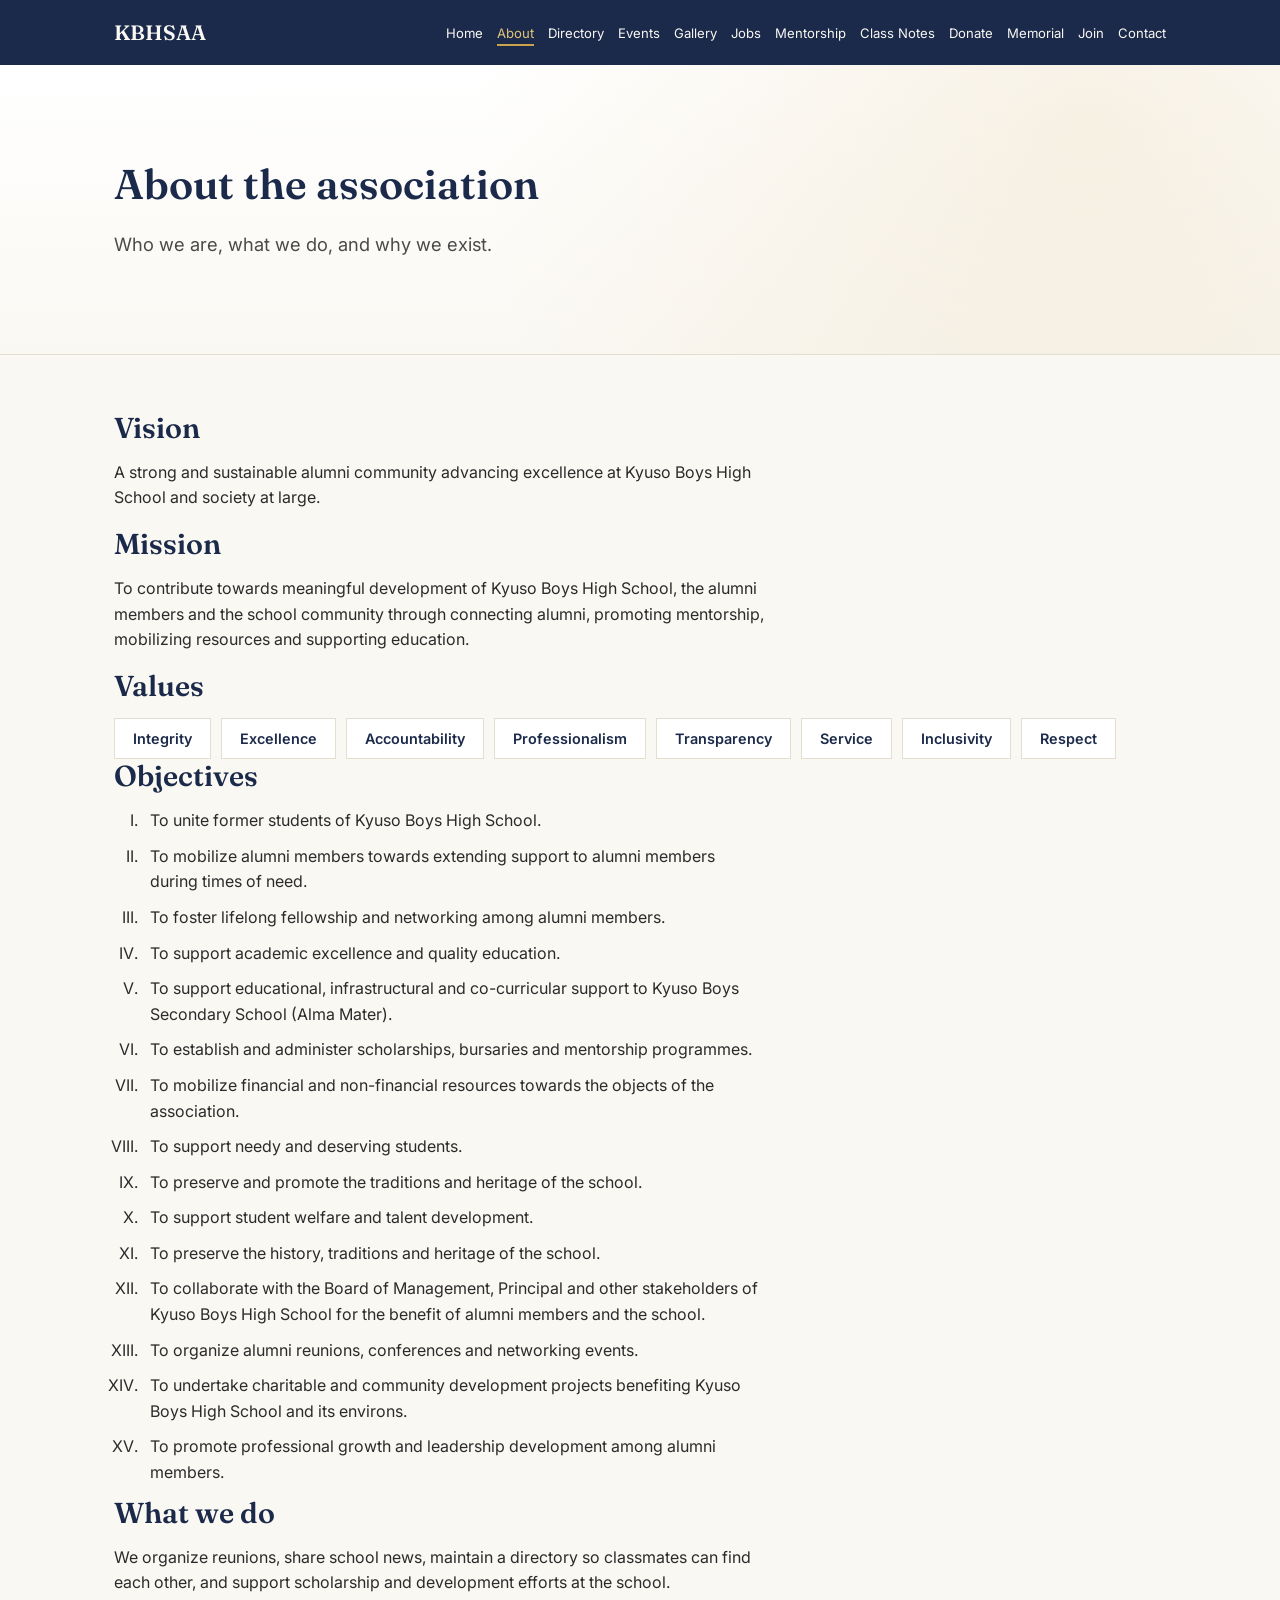
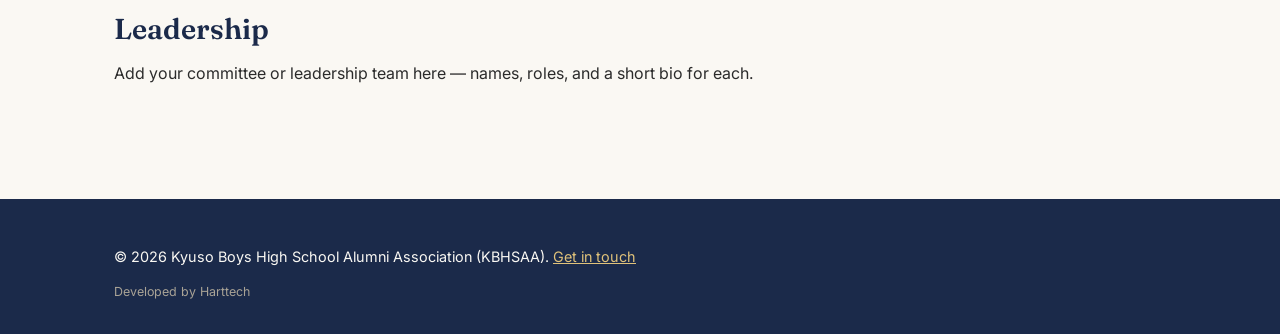
<file: about.html>
<!DOCTYPE html>
<html lang="en">
<head>
<meta charset="UTF-8">
<meta name="viewport" content="width=device-width, initial-scale=1">
<title>About — KBHSAA</title>
<link rel="icon" href="data:image/svg+xml,<svg xmlns=%22http://www.w3.org/2000/svg%22 viewBox=%220 0 100 100%22><text y=%22.9em%22 font-size=%2290%22>%F0%9F%8E%93</text></svg>">
<link href="https://fonts.googleapis.com/css2?family=Fraunces:wght@500;600&family=Inter:wght@400;500;600&display=swap" rel="stylesheet">
<link rel="stylesheet" href="css/style.css">
</head>
<body>

<nav class="site-nav">
  <div class="container">
    <a href="index.html" class="brand">KBHSAA</a>
    <button class="nav-toggle" aria-label="Toggle menu" aria-expanded="false">&#9776;</button>
    <ul>
      <li><a href="index.html">Home</a></li>
      <li><a href="about.html">About</a></li>
      <li><a href="directory.html">Directory</a></li>
      <li><a href="events.html">Events</a></li>
      <li><a href="gallery.html">Gallery</a></li>
      <li><a href="jobs.html">Jobs</a></li>
      <li><a href="mentorship.html">Mentorship</a></li>
      <li><a href="class-notes.html">Class Notes</a></li>
      <li><a href="donate.html">Donate</a></li>
      <li><a href="memorial.html">Memorial</a></li>
      <li><a href="register.html">Join</a></li>
      <li><a href="contact.html">Contact</a></li>
    </ul>
  </div>
</nav>

<header class="hero">
  <div class="container">
    <h1>About the association</h1>
    <p class="lead">Who we are, what we do, and why we exist.</p>
  </div>
</header>

<section class="section">
  <div class="container">
    <h2>Vision</h2>
    <p>A strong and sustainable alumni community advancing excellence at Kyuso Boys High School and society at large.</p>

    <h2>Mission</h2>
    <p>To contribute towards meaningful development of Kyuso Boys High School, the alumni members and the school community through connecting alumni, promoting mentorship, mobilizing resources and supporting education.</p>

    <h2>Values</h2>
    <ul class="values-list">
      <li>Integrity</li>
      <li>Excellence</li>
      <li>Accountability</li>
      <li>Professionalism</li>
      <li>Transparency</li>
      <li>Service</li>
      <li>Inclusivity</li>
      <li>Respect</li>
    </ul>

    <h2>Objectives</h2>
    <ol class="objectives-list">
      <li>To unite former students of Kyuso Boys High School.</li>
      <li>To mobilize alumni members towards extending support to alumni members during times of need.</li>
      <li>To foster lifelong fellowship and networking among alumni members.</li>
      <li>To support academic excellence and quality education.</li>
      <li>To support educational, infrastructural and co-curricular support to Kyuso Boys Secondary School (Alma Mater).</li>
      <li>To establish and administer scholarships, bursaries and mentorship programmes.</li>
      <li>To mobilize financial and non-financial resources towards the objects of the association.</li>
      <li>To support needy and deserving students.</li>
      <li>To preserve and promote the traditions and heritage of the school.</li>
      <li>To support student welfare and talent development.</li>
      <li>To preserve the history, traditions and heritage of the school.</li>
      <li>To collaborate with the Board of Management, Principal and other stakeholders of Kyuso Boys High School for the benefit of alumni members and the school.</li>
      <li>To organize alumni reunions, conferences and networking events.</li>
      <li>To undertake charitable and community development projects benefiting Kyuso Boys High School and its environs.</li>
      <li>To promote professional growth and leadership development among alumni members.</li>
    </ol>

    <h2>What we do</h2>
    <p>We organize reunions, share school news, maintain a directory so classmates can find each other, and support scholarship and development efforts at the school.</p>

    <h2>Leadership</h2>
    <p>Add your committee or leadership team here — names, roles, and a short bio for each.</p>
  </div>
</section>

<footer class="site-footer">
  <div class="container">
    <p>&copy; <span id="year"></span> Kyuso Boys High School Alumni Association (KBHSAA). <a href="contact.html">Get in touch</a></p>
    <p class="credit">Developed by Harttech</p>
  </div>
</footer>

<script src="js/site.js"></script>
<script>document.getElementById("year").textContent = new Date().getFullYear();</script>
</body>
</html>
</file>
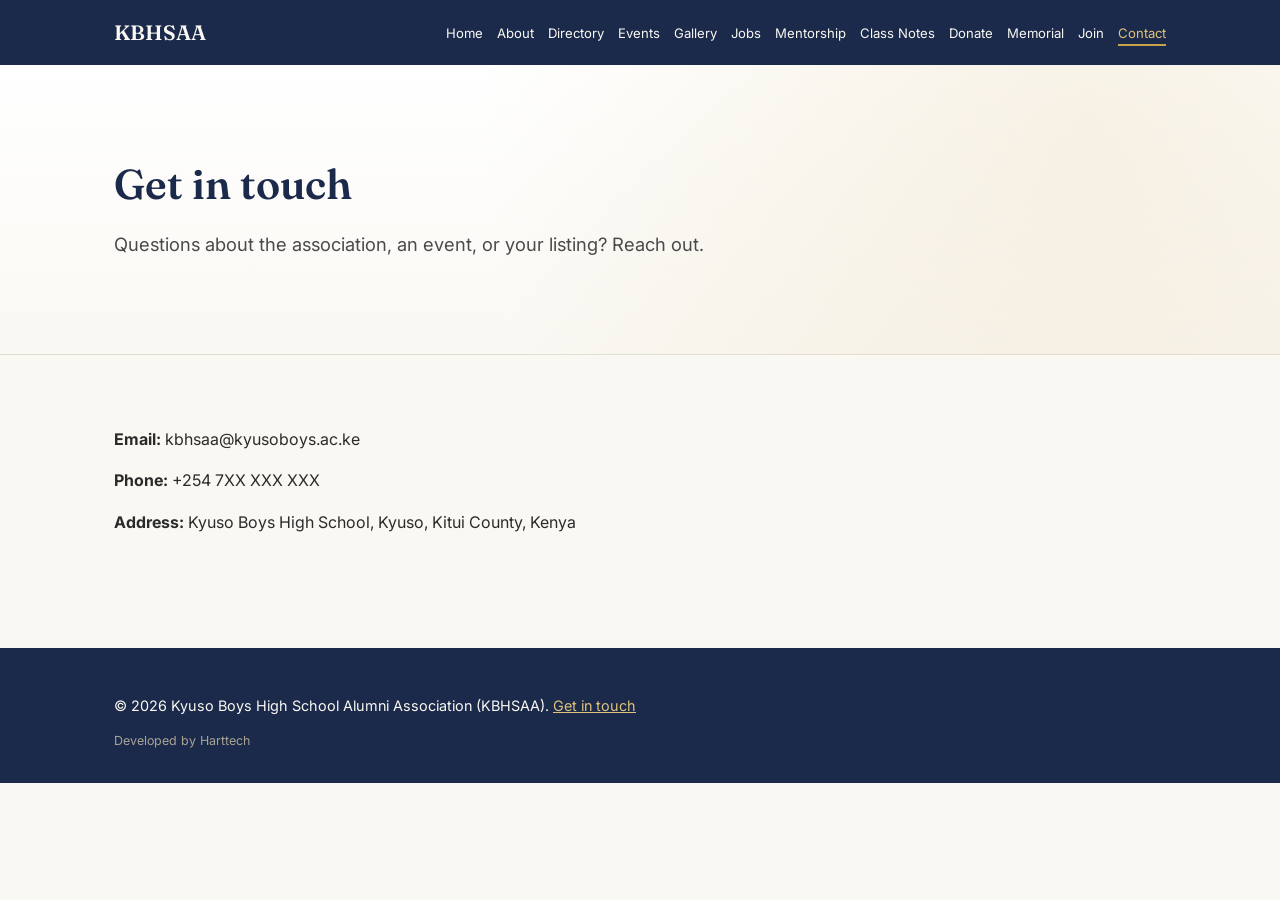
<file: contact.html>
<!DOCTYPE html>
<html lang="en">
<head>
<meta charset="UTF-8">
<meta name="viewport" content="width=device-width, initial-scale=1">
<title>Contact — KBHSAA</title>
<link rel="icon" href="data:image/svg+xml,<svg xmlns=%22http://www.w3.org/2000/svg%22 viewBox=%220 0 100 100%22><text y=%22.9em%22 font-size=%2290%22>%F0%9F%8E%93</text></svg>">
<link href="https://fonts.googleapis.com/css2?family=Fraunces:wght@500;600&family=Inter:wght@400;500;600&display=swap" rel="stylesheet">
<link rel="stylesheet" href="css/style.css">
</head>
<body>

<nav class="site-nav">
  <div class="container">
    <a href="index.html" class="brand">KBHSAA</a>
    <button class="nav-toggle" aria-label="Toggle menu" aria-expanded="false">&#9776;</button>
    <ul>
      <li><a href="index.html">Home</a></li>
      <li><a href="about.html">About</a></li>
      <li><a href="directory.html">Directory</a></li>
      <li><a href="events.html">Events</a></li>
      <li><a href="gallery.html">Gallery</a></li>
      <li><a href="jobs.html">Jobs</a></li>
      <li><a href="mentorship.html">Mentorship</a></li>
      <li><a href="class-notes.html">Class Notes</a></li>
      <li><a href="donate.html">Donate</a></li>
      <li><a href="memorial.html">Memorial</a></li>
      <li><a href="register.html">Join</a></li>
      <li><a href="contact.html">Contact</a></li>
    </ul>
  </div>
</nav>

<header class="hero">
  <div class="container">
    <h1>Get in touch</h1>
    <p class="lead">Questions about the association, an event, or your listing? Reach out.</p>
  </div>
</header>

<section class="section">
  <div class="container">
    <p><strong>Email:</strong> kbhsaa@kyusoboys.ac.ke</p>
    <p><strong>Phone:</strong> +254 7XX XXX XXX</p>
    <p><strong>Address:</strong> Kyuso Boys High School, Kyuso, Kitui County, Kenya</p>
  </div>
</section>

<footer class="site-footer">
  <div class="container">
    <p>&copy; <span id="year"></span> Kyuso Boys High School Alumni Association (KBHSAA). <a href="contact.html">Get in touch</a></p>
    <p class="credit">Developed by Harttech</p>
  </div>
</footer>

<script src="js/site.js"></script>
<script>document.getElementById("year").textContent = new Date().getFullYear();</script>
</body>
</html>
</file>
<file: css/style.css>
/* ===== Tokens ===== */
:root {
  --navy: #1B2A4A;
  --navy-light: #2B3E66;
  --gold: #C9A24B;
  --gold-light: #E0C27A;
  --cream: #FAF8F3;
  --charcoal: #2B2B2B;
  --line: #E3DECF;

  --font-display: "Fraunces", Georgia, serif;
  --font-body: "Inter", -apple-system, BlinkMacSystemFont, sans-serif;

  --max-width: 1100px;
}

* { box-sizing: border-box; }

body {
  margin: 0;
  background: var(--cream);
  color: var(--charcoal);
  font-family: var(--font-body);
  line-height: 1.6;
}

h1, h2, h3 {
  font-family: var(--font-display);
  color: var(--navy);
  line-height: 1.15;
  margin: 0 0 0.5em;
}

h1 { font-size: 2.6rem; font-weight: 600; }
h2 { font-size: 1.8rem; font-weight: 600; }
h3 { font-size: 1.3rem; font-weight: 500; }

p { max-width: 65ch; }

a { color: var(--navy); }

.container {
  max-width: var(--max-width);
  margin: 0 auto;
  padding: 0 24px;
}

/* ===== Nav ===== */
.site-nav {
  background: var(--navy);
  padding: 16px 0;
  position: sticky;
  top: 0;
  z-index: 50;
  transition: box-shadow 0.25s ease, padding 0.25s ease;
}
.site-nav.scrolled {
  padding: 10px 0;
  box-shadow: 0 4px 16px rgba(0,0,0,0.18);
}
.site-nav .container {
  display: flex;
  align-items: center;
  justify-content: space-between;
}
.site-nav .brand {
  color: var(--cream);
  font-family: var(--font-display);
  font-size: 1.3rem;
  text-decoration: none;
  font-weight: 600;
}
.site-nav ul {
  display: flex;
  gap: 14px;
  list-style: none;
  margin: 0;
  padding: 0;
  flex-wrap: wrap;
  justify-content: flex-end;
}
.site-nav a:not(.brand) {
  color: var(--cream);
  text-decoration: none;
  font-size: 0.82rem;
  padding-bottom: 3px;
  border-bottom: 2px solid transparent;
  transition: color 0.15s ease, border-color 0.15s ease;
}
.site-nav a:not(.brand):hover,
.site-nav a:not(.brand):focus-visible {
  color: var(--gold-light);
}
.site-nav a.active {
  color: var(--gold-light);
  border-bottom-color: var(--gold);
}
.nav-toggle {
  display: none;
  background: none;
  border: none;
  color: var(--cream);
  font-size: 1.6rem;
  line-height: 1;
  cursor: pointer;
  padding: 4px 8px;
}

/* ===== Hero ===== */
.hero {
  padding: 96px 0 76px;
  border-bottom: 1px solid var(--line);
  background:
    radial-gradient(circle at 85% 20%, rgba(201, 162, 75, 0.14), transparent 55%),
    linear-gradient(180deg, #fff 0%, var(--cream) 100%);
}
.hero p.lead {
  font-size: 1.15rem;
  color: #4A4A4A;
}
.hero .hero-actions {
  display: flex;
  gap: 14px;
  flex-wrap: wrap;
  margin-top: 28px;
}

/* ===== Buttons ===== */
.btn {
  display: inline-block;
  padding: 12px 26px;
  border-radius: 3px;
  text-decoration: none;
  font-weight: 600;
  font-size: 0.95rem;
  border: 1px solid transparent;
  cursor: pointer;
  transition: background 0.15s ease, color 0.15s ease, transform 0.15s ease, box-shadow 0.15s ease;
}
.btn:hover { transform: translateY(-1px); }
.btn-primary {
  background: var(--gold);
  color: var(--navy);
}
.btn-primary:hover { background: var(--gold-light); box-shadow: 0 6px 14px rgba(201,162,75,0.35); }
.btn-outline {
  background: transparent;
  color: var(--navy);
  border-color: var(--navy);
}
.btn-outline:hover { background: var(--navy); color: var(--cream); }

/* ===== Stats bar ===== */
.stats-bar {
  display: grid;
  grid-template-columns: repeat(auto-fit, minmax(160px, 1fr));
  gap: 24px;
  margin-top: 28px;
}
.stat {
  background: #fff;
  border: 1px solid var(--line);
  border-top: 3px solid var(--gold);
  padding: 20px;
  text-align: center;
}
.stat .stat-number {
  font-family: var(--font-display);
  font-size: 2.1rem;
  font-weight: 600;
  color: var(--navy);
  display: block;
}
.stat .stat-label {
  font-size: 0.85rem;
  color: #767267;
}

/* ===== Sections ===== */
.section {
  padding: 56px 0;
}
.section + .section {
  border-top: 1px solid var(--line);
}

/* ===== Cards (directory, events, news) ===== */
.grid {
  display: grid;
  grid-template-columns: repeat(auto-fill, minmax(260px, 1fr));
  gap: 24px;
  margin-top: 28px;
}
.card {
  background: #fff;
  border: 1px solid var(--line);
  padding: 22px;
  transition: transform 0.18s ease, box-shadow 0.18s ease, border-color 0.18s ease;
}
.card:hover {
  transform: translateY(-3px);
  box-shadow: 0 10px 24px rgba(27,42,74,0.1);
  border-color: var(--gold);
}
.card .meta {
  font-size: 0.85rem;
  color: #767267;
  margin-bottom: 6px;
}

/* ===== Filter bar (directory) ===== */
.filter-bar {
  display: flex;
  gap: 14px;
  flex-wrap: wrap;
  margin-top: 24px;
  align-items: flex-end;
}
.filter-bar .field { flex: 1; min-width: 180px; }
.filter-bar label { margin: 0 0 6px; }
.filter-bar input, .filter-bar select { margin: 0; }
.filter-count {
  margin-top: 14px;
  font-size: 0.85rem;
  color: #767267;
}

/* ===== Event card RSVP footer ===== */
.card-footer {
  display: flex;
  align-items: center;
  justify-content: space-between;
  margin-top: 16px;
  padding-top: 14px;
  border-top: 1px solid var(--line);
}
.rsvp-count {
  font-size: 0.82rem;
  color: #767267;
  font-weight: 600;
}

/* ===== Photo gallery ===== */
.photo-grid {
  display: grid;
  grid-template-columns: repeat(auto-fill, minmax(220px, 1fr));
  gap: 20px;
  margin-top: 28px;
}
.photo-card {
  margin: 0;
  background: #fff;
  border: 1px solid var(--line);
  overflow: hidden;
  transition: transform 0.18s ease, box-shadow 0.18s ease;
}
.photo-card:hover {
  transform: translateY(-3px);
  box-shadow: 0 10px 24px rgba(27,42,74,0.1);
}
.photo-card img {
  width: 100%;
  aspect-ratio: 4 / 3;
  object-fit: cover;
  display: block;
}
.photo-card figcaption {
  padding: 10px 14px;
  font-size: 0.85rem;
  color: var(--navy);
  font-weight: 600;
}

/* ===== Alumni spotlight ===== */
.spotlight-card {
  border-left: 4px solid var(--gold);
  max-width: 560px;
}

/* ===== Donation amount buttons ===== */
.amount-buttons {
  display: flex;
  gap: 10px;
  flex-wrap: wrap;
  margin-top: 6px;
}
.amount-btn {
  padding: 10px 18px;
  border: 1px solid var(--line);
  background: #fff;
  color: var(--navy);
  font-weight: 600;
  font-size: 0.9rem;
  cursor: pointer;
  transition: background 0.15s ease, color 0.15s ease, border-color 0.15s ease;
}
.amount-btn:hover { border-color: var(--gold); }
.amount-btn.active {
  background: var(--navy);
  color: var(--cream);
  border-color: var(--navy);
}

/* ===== Memorial cards ===== */
.memorial-card img {
  width: 100%;
  aspect-ratio: 4 / 3;
  object-fit: cover;
  margin-bottom: 12px;
}

/* ===== Newsletter signup ===== */
.newsletter-section { background: #fff; }
.newsletter-form {
  display: flex;
  gap: 12px;
  max-width: 420px;
  margin-top: 20px;
  flex-wrap: wrap;
}
.newsletter-form input {
  flex: 1;
  min-width: 200px;
  margin: 0;
}

/* ===== Reveal-on-scroll ===== */
.reveal {
  opacity: 0;
  transform: translateY(16px);
  transition: opacity 0.5s ease, transform 0.5s ease;
}
.reveal.in-view {
  opacity: 1;
  transform: translateY(0);
}

/* ===== Skill tags (directory) ===== */
.skill-tags {
  display: flex;
  flex-wrap: wrap;
  gap: 6px;
  margin-top: 10px;
}
.skill-tag {
  background: var(--cream);
  border: 1px solid var(--line);
  padding: 3px 10px;
  font-size: 0.75rem;
  font-weight: 600;
  color: var(--navy);
}

/* ===== Forms ===== */
form {
  max-width: 480px;
  margin-top: 24px;
}
label {
  display: block;
  font-size: 0.9rem;
  font-weight: 600;
  margin: 16px 0 6px;
}
input, textarea, select {
  width: 100%;
  padding: 10px 12px;
  border: 1px solid var(--line);
  background: #fff;
  font-family: var(--font-body);
  font-size: 1rem;
  border-radius: 2px;
}
input:focus, textarea:focus, select:focus {
  outline: 2px solid var(--gold);
  outline-offset: 1px;
}
.form-status {
  margin-top: 14px;
  font-size: 0.9rem;
}
.form-status.success { color: #2F6B3A; }
.form-status.error { color: #A3392F; }

/* ===== Footer ===== */
.site-footer {
  background: var(--navy);
  color: var(--cream);
  padding: 32px 0;
  margin-top: 40px;
  font-size: 0.9rem;
}
.site-footer a { color: var(--gold-light); }
.site-footer .credit {
  margin: 4px 0 0;
  font-size: 0.78rem;
  color: #A9A396;
}

/* ===== Admin ===== */
.admin-table {
  width: 100%;
  border-collapse: collapse;
  margin-top: 20px;
}
.admin-table th, .admin-table td {
  text-align: left;
  padding: 10px 12px;
  border-bottom: 1px solid var(--line);
  font-size: 0.9rem;
}
.admin-table th {
  color: var(--navy);
  font-family: var(--font-display);
  font-weight: 600;
}
.pill {
  display: inline-block;
  padding: 2px 10px;
  border-radius: 10px;
  font-size: 0.78rem;
  font-weight: 600;
}
.pill-pending { background: #F3E3C4; color: #7A5B14; }
.pill-approved { background: #D8EBDB; color: #2F6B3A; }

/* ===== Values list (about.html) ===== */
.values-list {
  display: flex;
  flex-wrap: wrap;
  gap: 10px;
  list-style: none;
  margin: 16px 0 0;
  padding: 0;
}
.values-list li {
  background: #fff;
  border: 1px solid var(--line);
  padding: 8px 18px;
  font-size: 0.9rem;
  font-weight: 600;
  color: var(--navy);
}

/* ===== Objectives list (about.html) ===== */
.objectives-list {
  list-style: upper-roman;
  margin: 16px 0 0;
  padding-left: 28px;
  max-width: 65ch;
}
.objectives-list li {
  margin-bottom: 10px;
  padding-left: 8px;
}

/* ===== Tabs (events ongoing/upcoming toggle) ===== */
.tabs {
  display: flex;
  gap: 4px;
  border-bottom: 1px solid var(--line);
  margin-top: 8px;
}
.tab-btn {
  background: none;
  border: none;
  padding: 10px 18px;
  font-family: var(--font-body);
  font-size: 0.95rem;
  font-weight: 600;
  color: #767267;
  cursor: pointer;
  border-bottom: 3px solid transparent;
  margin-bottom: -1px;
}
.tab-btn:hover { color: var(--navy); }
.tab-btn.active {
  color: var(--navy);
  border-bottom-color: var(--gold);
}

/* ===== Modal ===== */
.modal {
  position: fixed;
  inset: 0;
  background: rgba(27, 42, 74, 0.55);
  display: flex;
  align-items: center;
  justify-content: center;
  padding: 20px;
  z-index: 100;
}
.modal-box {
  background: #fff;
  padding: 32px;
  max-width: 480px;
  width: 100%;
  max-height: 90vh;
  overflow-y: auto;
}
.modal-box form { max-width: none; }
.table-actions { display: flex; gap: 10px; }
.link-btn {
  background: none;
  border: none;
  padding: 0;
  font-size: 0.85rem;
  font-weight: 600;
  cursor: pointer;
  text-decoration: underline;
}
.link-btn.danger { color: #A3392F; }
.link-btn.edit { color: var(--navy); }

/* ===== Responsive ===== */
@media (max-width: 920px) {
  .nav-toggle { display: block; }
  .site-nav ul {
    display: none;
    position: absolute;
    top: 100%;
    left: 0;
    right: 0;
    background: var(--navy);
    flex-direction: column;
    gap: 0;
    padding: 8px 0;
    box-shadow: 0 8px 18px rgba(0,0,0,0.2);
  }
  .site-nav ul.open { display: flex; }
  .site-nav ul li { width: 100%; }
  .site-nav ul li a {
    display: block;
    padding: 12px 24px;
    border-bottom: 1px solid rgba(255,255,255,0.08);
  }
  .hero { padding: 56px 0 44px; }
  h1 { font-size: 2rem; }
}

/* ===== Reduced motion ===== */
@media (prefers-reduced-motion: reduce) {
  * { animation: none !important; transition: none !important; }
}
</file>
